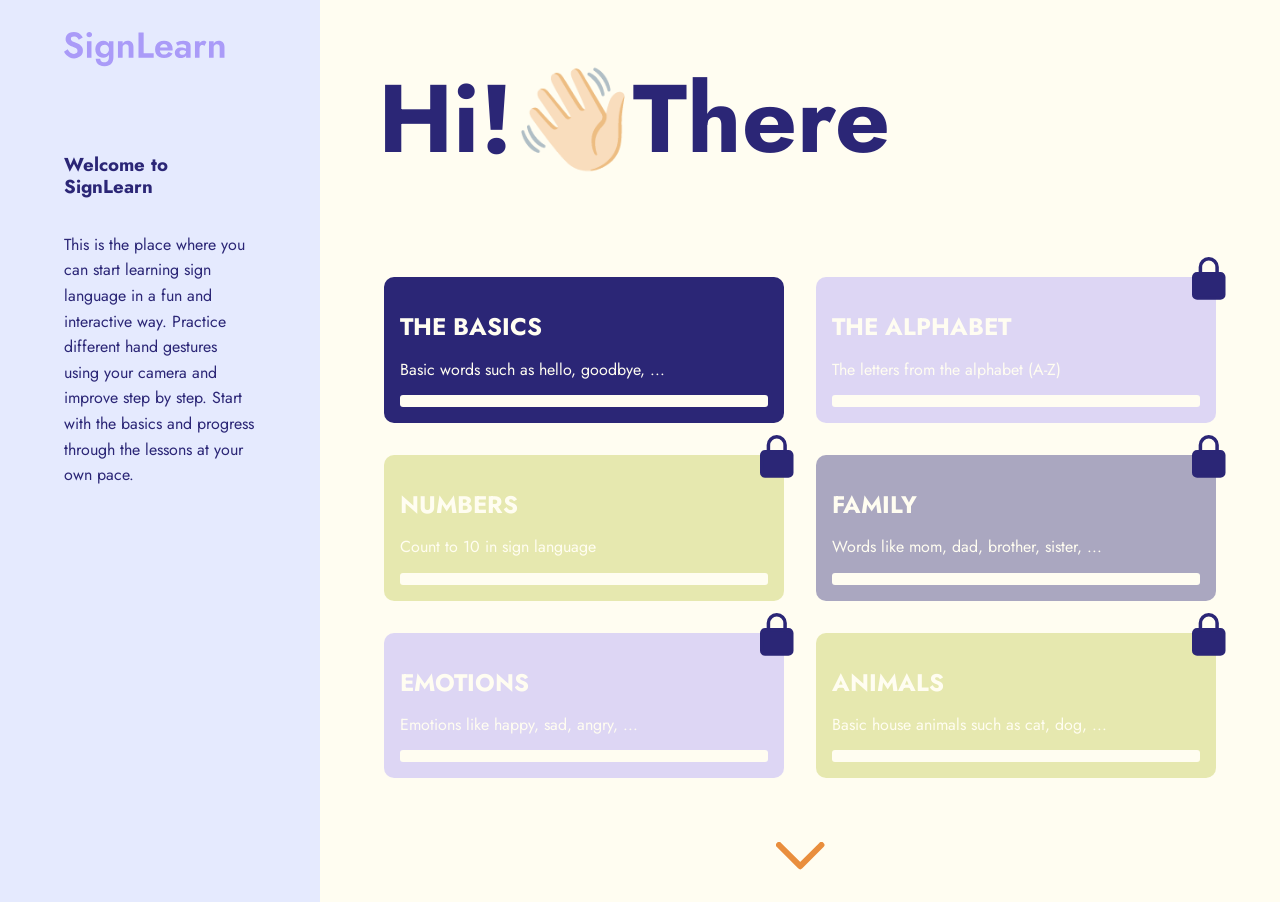
<file: index.html>
<!DOCTYPE html>
<html lang="en">
<head>
    <meta charset="UTF-8">
    <meta name="viewport" content="width=device-width, initial-scale=1.0">
    <link rel="stylesheet" href="css/normalize.css">
    <link rel="stylesheet" href="css/style.css">

    <link href="https://fonts.googleapis.com/css2?family=Jost:ital,wght@0,100..900;1,100..900&display=swap" rel="stylesheet">
    
    <title>SignLearn</title>
</head>
<body>
    <div class="nav-info">
        <a href="#">
            <img src="images/logo-signlearn.svg" alt="logo-signlearn">
        </a>
        <h3>Welcome to SignLearn</h3>
        <p>This is the place where you can start learning sign language in a fun and interactive way. Practice different hand gestures using your camera and improve step by step. Start with the basics and progress through the lessons at your own pace.</p>
    </div>
    <div class="dashboard">
        <h1>Hi!👋🏻There</h1>
        <div class="lessons">
            <a href="basics.html">
            <article class="thebasics">
                <h2>the basics</h2>
                <p>Basic words such as hello, goodbye, ...</p>
                <div class="progressbar-dashboard">
                    <div class="progressbar-fill"></div>
                </div>
            </article>
            </a>

            <article class="thealphabet">
                <h2>the alphabet</h2>
                <p>The letters from the alphabet (A-Z)</p>
                <div class="progressbar-dashboard"></div>
                <img src="images/lock-icon.svg" alt="lock-icon">
            </article>

            <article class="numbers">
                <h2>numbers</h2>
                <p>Count to 10 in sign language</p>
                <div class="progressbar-dashboard"></div>
                <img src="images/lock-icon.svg" alt="lock-icon">
            </article>

            <article class="family">
                <h2>family</h2>
                <p>Words like mom, dad, brother, sister, ...</p>
                <div class="progressbar-dashboard"></div>
                <img src="images/lock-icon.svg" alt="lock-icon">
            </article>

            <article class="emotions">
                <h2>emotions</h2>
                <p>Emotions like happy, sad, angry, ...</p>
                <div class="progressbar-dashboard"></div>
                <img src="images/lock-icon.svg" alt="lock-icon">
            </article>

            <article class="animals">
                <h2>animals</h2>
                <p>Basic house animals such as cat, dog, ... </p>
                <div class="progressbar-dashboard"></div>
                <img src="images/lock-icon.svg" alt="lock-icon">
            </article>
        </div>
        <div class="button-arrow">
            <img src="images/button-arrow.svg" alt="button for more lessons">
        </div>
    </div>

    <script type="module" src="app.js"></script>
</body>
</html>
</file>
<file: css/style.css>
* {
    box-sizing: border-box;
}
html {
    --colorDarkblue: #2B2676;
    --colorCream: #FFFDF1;
    --colorLavander: #AA9BF8;
    --colorGreen: #C1C74C;
    --colorOrange: #E98E3D;
    --colorLightblue: #E5EAFE;
}
body {
    font-family: "Jost", sans-serif;
    background-color: var(--colorCream);
    color: var(--colorDarkblue);
    margin: 0;
    display: grid;
    grid-template-columns: 1fr 3fr;
    height: 100vh;
}

.nav-info {
    background-color: var(--colorLightblue);
    padding: 2em 4em;
}

.nav-info img {
    padding-bottom: 4em ;
}

.nav-info p {
    font-size: 1em;
    line-height: 1.6em;
    padding-top:1em ;
}

.dashboard h1 {
    font-size: 6em;
    padding-left: 0.6em;
    margin-bottom: 0.4em;
}
.lessons {
    display: grid;
    grid-template-columns: repeat(2,1fr);
    gap: 2em;
    padding: 4em;
}

.lessons article {
    border-radius: 10px;
    padding: 1em;
    max-height: 160px;
    position: relative;
}

.lessons article h2 {
    color: var(--colorCream);
    text-transform: uppercase;
    letter-spacing: 5%;
}
.lessons article p {
    color: var(--colorCream);
}


.lessons a {
    text-decoration: none;
}


.thebasics {
    background-color: var(--colorDarkblue);
}
.thealphabet {
    background-color: color-mix(in srgb, var(--colorLavander) 40%, transparent);
}
.numbers {
    background-color: color-mix(in srgb, var(--colorGreen) 40%, transparent);
}
.family {
    background-color: color-mix(in srgb, var(--colorDarkblue) 40%, transparent);
}
.emotions {
    background-color: color-mix(in srgb, var(--colorLavander) 40%, transparent);
}
.animals {
    background-color: color-mix(in srgb, var(--colorGreen) 40%, transparent);
}

.lessons article img {
    position: absolute;
    top: -20px;
    right: -10px;
}

.button-arrow {
    display: flex;
    align-items: center;
    justify-content: center;
    margin-bottom: 2em;
}

/*---lessons---*/
.nav-info h1 {
    text-transform: uppercase;
    letter-spacing: 5%;
}
.context-container {
    padding: 2em 8em;
    line-height: 1.6em;
}
.camera-wrapper {
    display: grid;
    grid-template-columns: repeat(2,1fr);
    gap: 4em;   
}
.camera {
    background-color: var(--colorDarkblue);
    border-radius: 20px;
    padding-bottom: 2.5em;
    display: flex;
    flex-direction: column;
    align-items: center;
    justify-content: center;
}
.camera img {
    border-radius: 15px;
    height: 280px;
    width: 280px;
}
.teachablemachine {
    height: 280px;
    width: 280px;
    border-radius: 15px;
    background-color: var(--colorCream);
}
.camera h2 {
    color: var(--colorCream);
}

.continue-btn {
    position: relative;
    float: right;
    top: 2em;
    transform: rotate(-90deg);
    cursor: not-allowed;
    opacity: 0.5;
    transition: opacity 0.3s ease;
}

.continue-btn.enabled {
    cursor: pointer;
    opacity: 1;
}

.continue-btn.enabled:hover {
    opacity: 0.8;
}


/*---progressbars---*/

.progressbar-dashboard{
    width: 100%;
    height: 12px;
    border-radius: 3px;
    background-color: var(--colorCream);
}
.progressbar-dashboard .progressbar-fill {
    background-color: var(--colorGreen);
    width: 0%;
    height: 100%;
    border-radius: 3px;
    transition: width 0.3s ease;
}
.progressbar{
    width: 100%;
    height: 11.5px;
    border: 1.5px solid #C1C74C; 
    border-radius: 3px;
    background-color: var(--colorCream);
}
.progressbar .progressbar-fill {
    background-color: var(--colorGreen);
    width: 100px;
    height: 10px;
}
</file>
